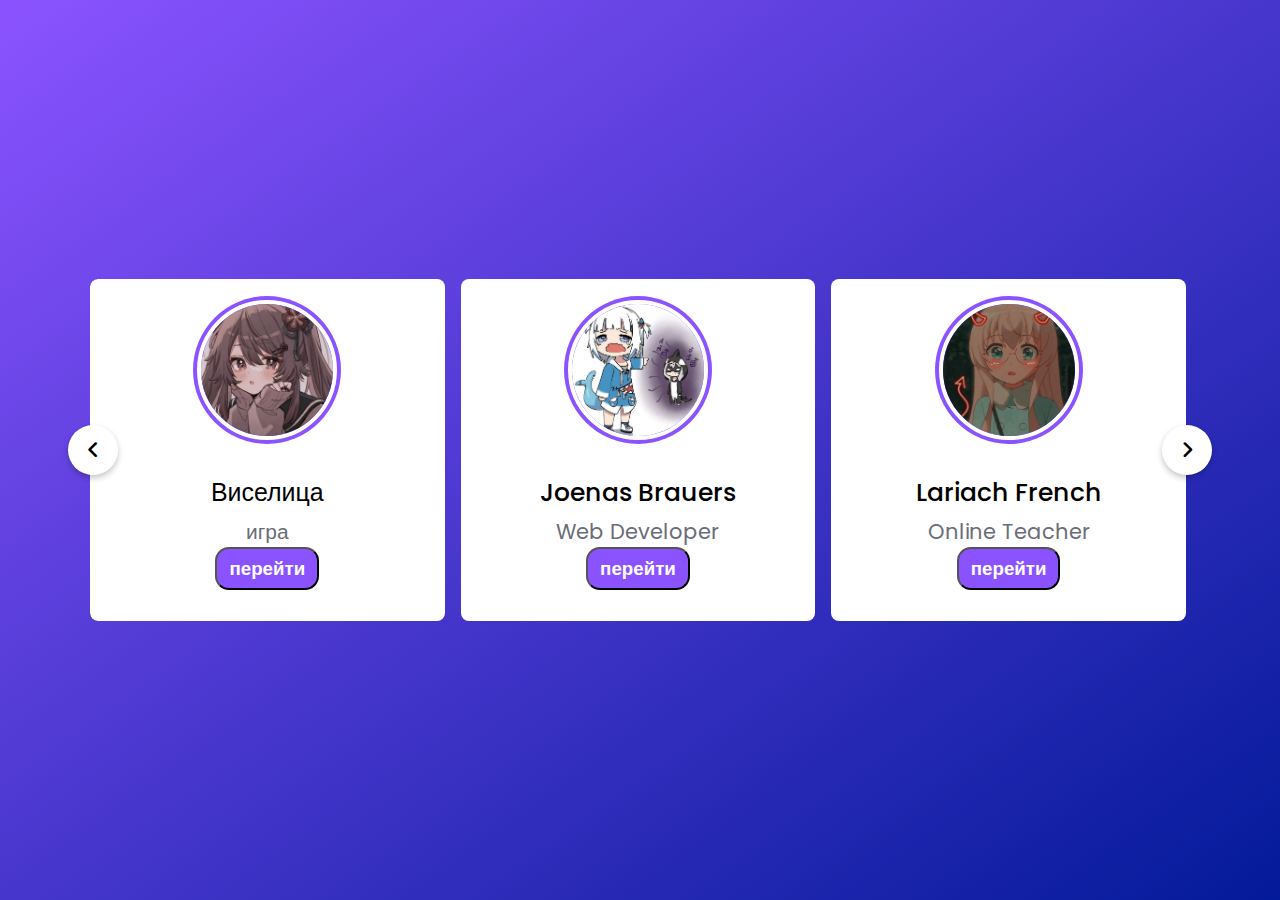
<file: index.html>
<!DOCTYPE html>
<!-- Website - www.codingnepalweb.com -->
<html lang="ru" dir="ltr">

<head>
    <meta charset="utf-8">
    <title>Side</title>
    <link rel="stylesheet" href="css/style.css">
    <meta name="viewport" content="width=device-width, initial-scale=1.0">
    <!-- Fontawesome Link for Icons -->
    <link rel="stylesheet" href="https://cdnjs.cloudflare.com/ajax/libs/font-awesome/6.3.0/css/all.min.css">
    <script src="js/main.js" defer></script>
</head>

<body>
    <div class="wrapper">
        <i id="left" class="fa-solid fa-angle-left"></i>
        <ul class="carousel">
            <li class="card">
                <div class="img"><img src="images/img1.jpg" alt="img" draggable="false"></div>
                <h2>Виселица</h2>
                <span>игра</span>
                <button class="button"><h3><a href="line1.html">перейти</a></h3></button>
            </li>
            <li class="card">
                <div class="img"><img src="images/img2.jpg" alt="img" draggable="false"></div>
                <h2>Joenas Brauers</h2>
                <span>Web Developer</span>
                <button class="button"><h3><a href="#">перейти</a></h3></button>
            </li>
            <li class="card">
                <div class="img"><img src="images/img3.jpg" alt="img" draggable="false"></div>
                <h2>Lariach French</h2>
                <span>Online Teacher</span>
                <button class="button"><h3><a href="#">перейти</a></h3></button>
            </li>
        </ul>
        <i id="right" class="fa-solid fa-angle-right"></i>
    </div>

</body>

</html>
</file>
<file: css/style.css>
/* Import Google font - Poppins */
@import url('https://fonts.googleapis.com/css2?family=Poppins:wght@400;500;600&display=swap');
* {
  margin: 0;
  padding: 0;
  box-sizing: border-box;
  font-family: "Poppins", sans-serif;
}
body {
  display: flex;
  padding: 0 35px;
  align-items: center;
  justify-content: center;
  min-height: 100vh;
  background: linear-gradient(to left top, #031A9A, #8B53FF);
}

a {
  text-decoration: none !important;
  color: #fff;
}
.wrapper {
  max-width: 1100px;
  width: 100%;
  position: relative;
}
.wrapper i {
  top: 50%;
  height: 50px;
  width: 50px;
  cursor: pointer;
  font-size: 1.25rem;
  position: absolute;
  text-align: center;
  line-height: 50px;
  background: #fff;
  border-radius: 50%;
  box-shadow: 0 3px 6px rgba(0,0,0,0.23);
  transform: translateY(-50%);
  transition: transform 0.1s linear;
}
.wrapper i:active{
  transform: translateY(-50%) scale(0.85);
}
.wrapper i:first-child{
  left: -22px;
}
.wrapper i:last-child{
  right: -22px;
}
.wrapper .carousel{
  display: grid;
  grid-auto-flow: column;
  grid-auto-columns: calc((100% / 3) - 12px);
  overflow-x: auto;
  scroll-snap-type: x mandatory;
  gap: 16px;
  border-radius: 8px;
  scroll-behavior: smooth;
  scrollbar-width: none;
}
.carousel::-webkit-scrollbar {
  display: none;
}
.carousel.no-transition {
  scroll-behavior: auto;
}
.carousel.dragging {
  scroll-snap-type: none;
  scroll-behavior: auto;
}
.carousel.dragging .card {
  cursor: grab;
  user-select: none;
}
.carousel :where(.card, .img) {
  display: flex;
  justify-content: center;
  align-items: center;
}
.carousel .card {
  scroll-snap-align: start;
  height: 342px;
  list-style: none;
  background: #fff;
  cursor: pointer;
  padding-bottom: 15px;
  flex-direction: column;
  border-radius: 8px;
}
.carousel .card .img {
  background: #8B53FF;
  height: 148px;
  width: 148px;
  border-radius: 50%;
}
.card .img img {
  width: 140px;
  height: 140px;
  border-radius: 50%;
  object-fit: cover;
  border: 4px solid #fff;
}
.carousel .card h2 {
  font-weight: 500;
  font-size: 1.56rem;
  margin: 30px 0 5px;
}
.carousel .card span {
  color: #6A6D78;
  font-size: 1.31rem;
}

.button {
  background-color: #8B53FF;
  border-radius: 14px;
  color: white;
  padding: 5px 12px;
  text-align: center;
  text-decoration: none;
  display: inline-block;
  font-size: 16px;
}
@media screen and (max-width: 900px) {
  .wrapper .carousel {
    grid-auto-columns: calc((100% / 2) - 9px);
  }
}

@media screen and (max-width: 600px) {
  .wrapper .carousel {
    grid-auto-columns: 100%;
  }
}
</file>
